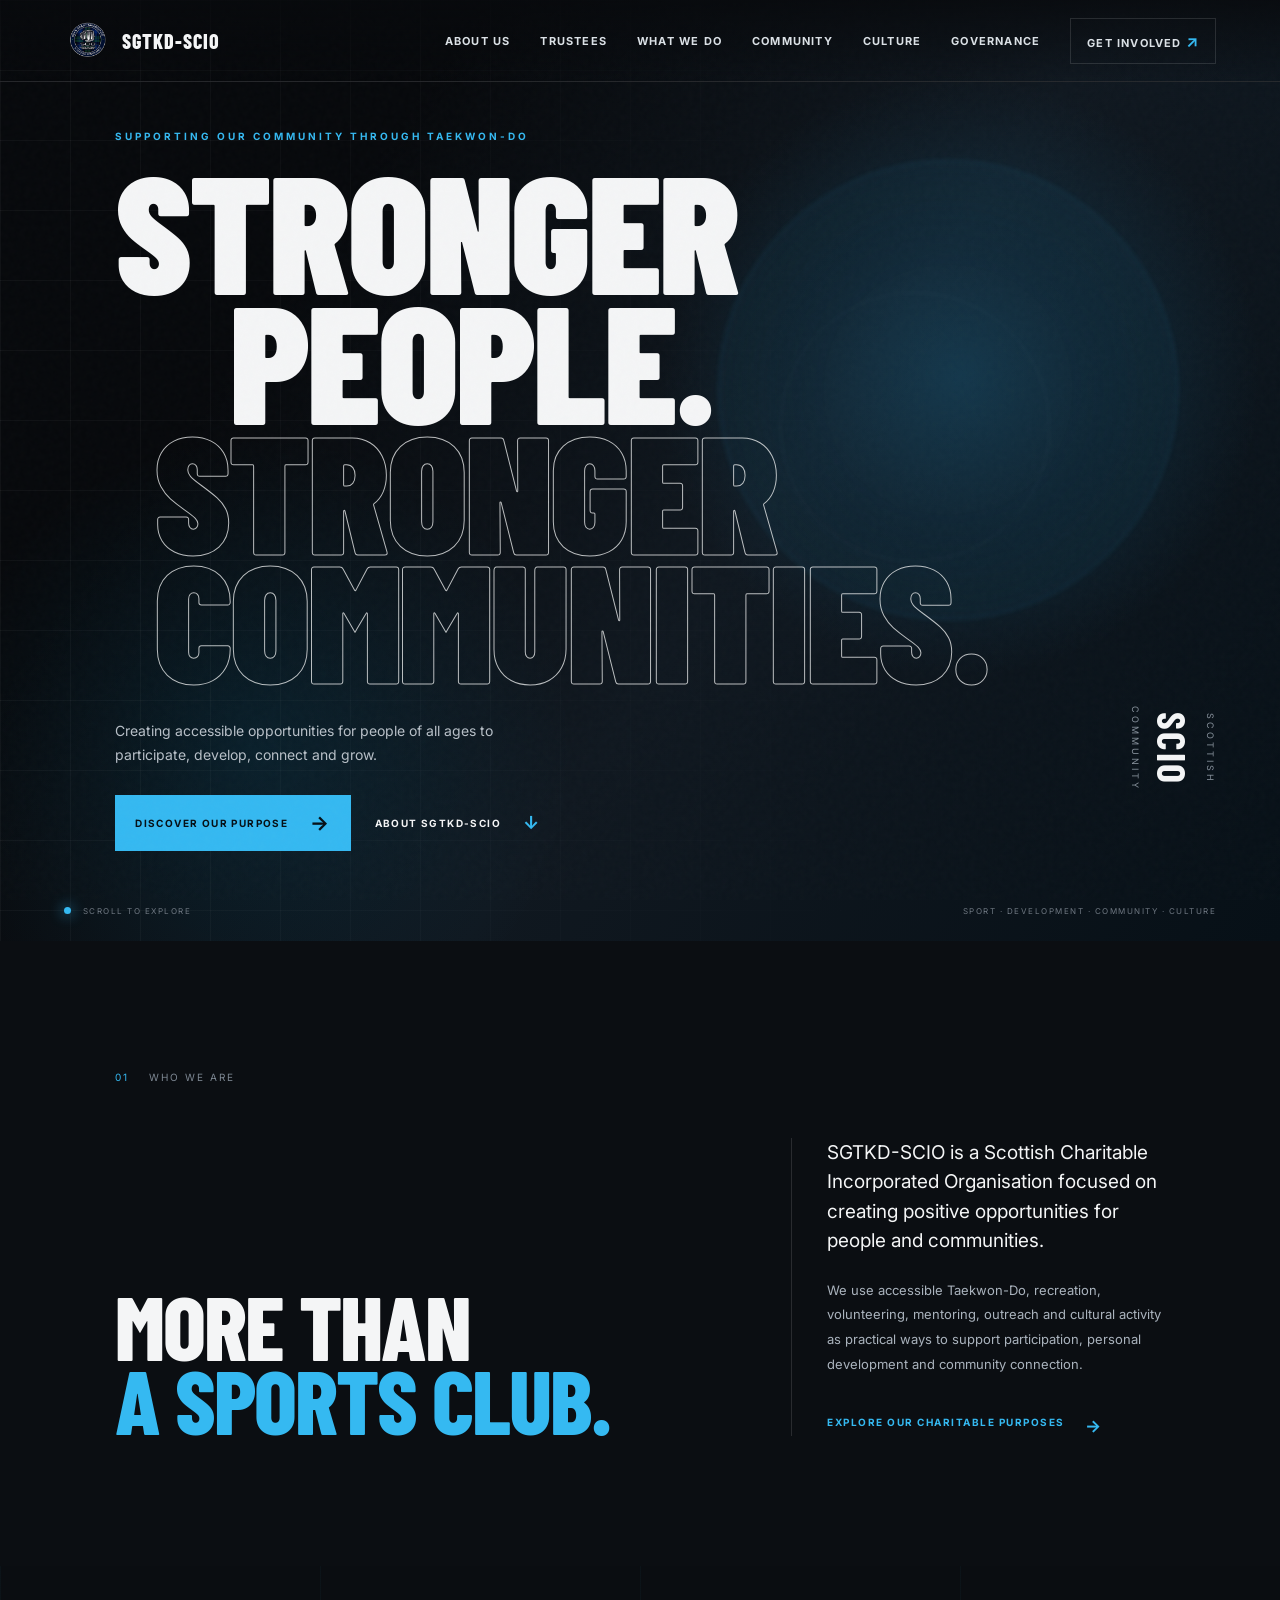
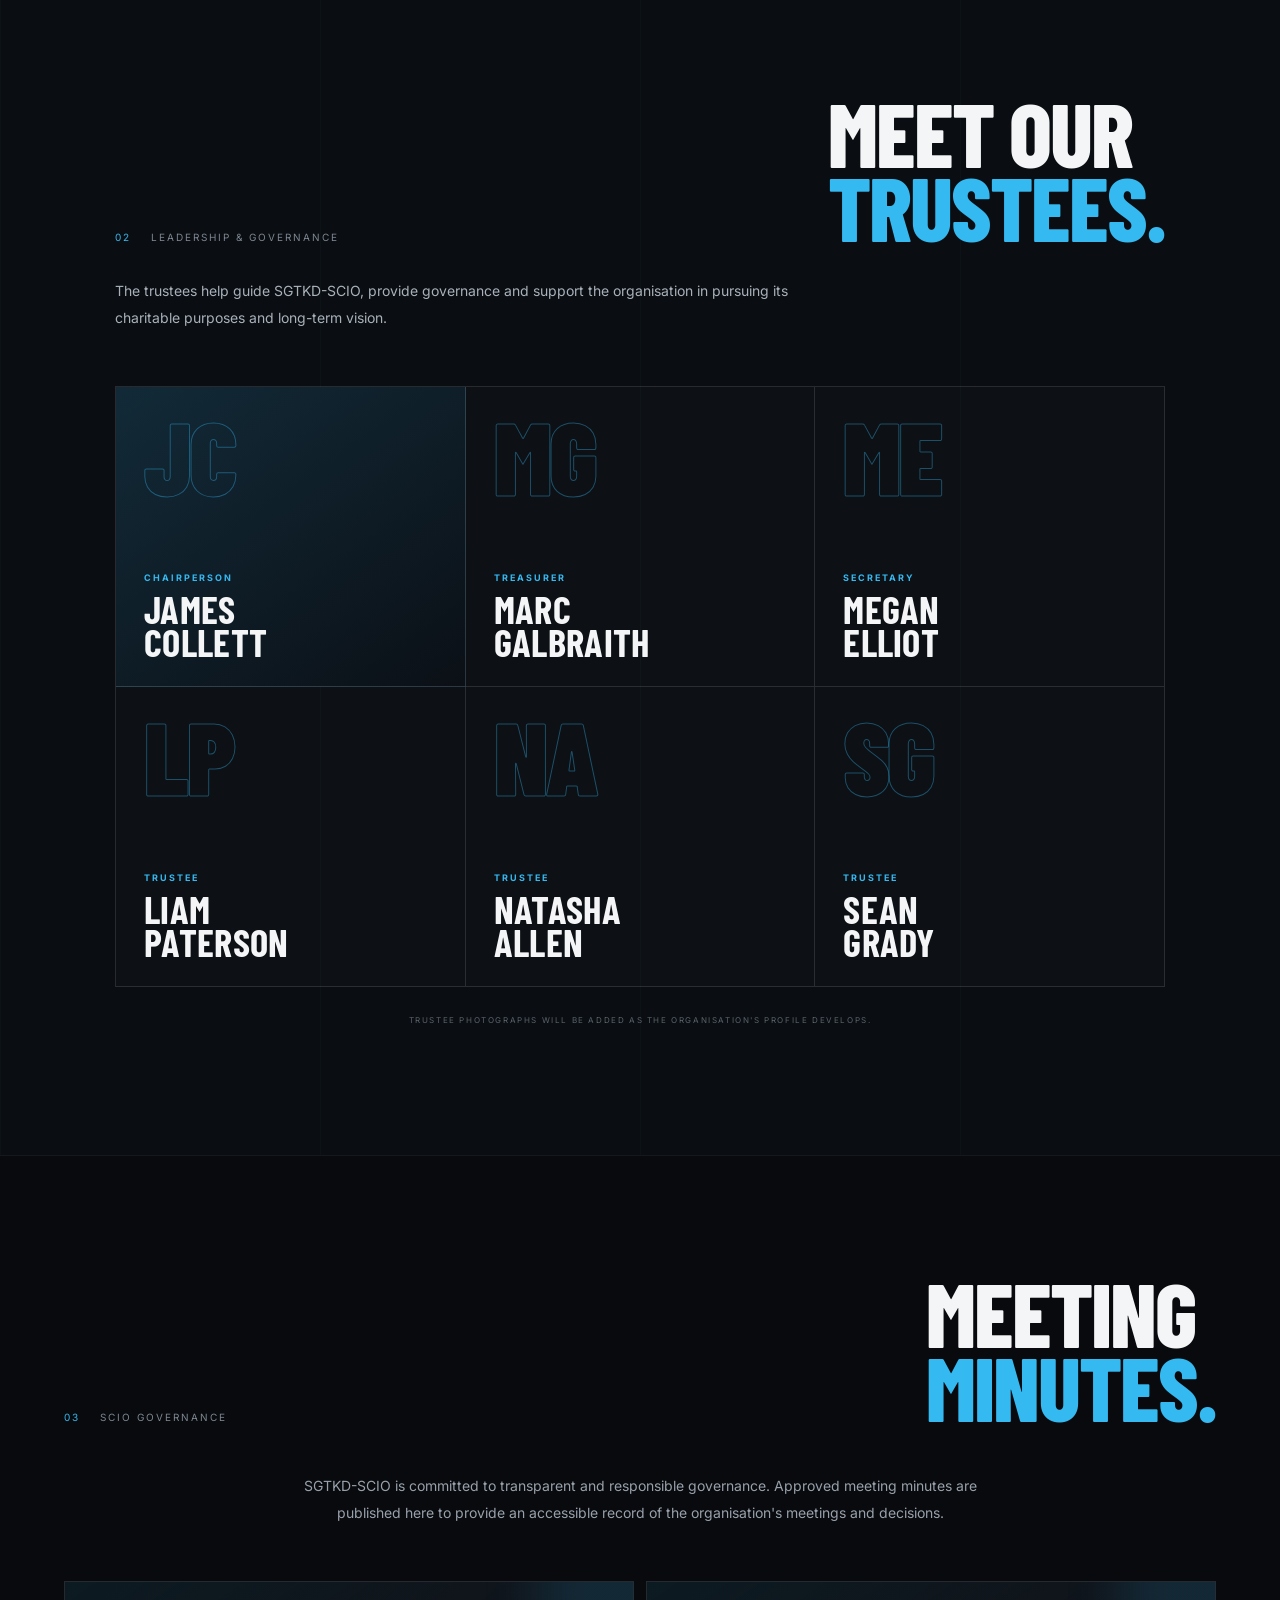
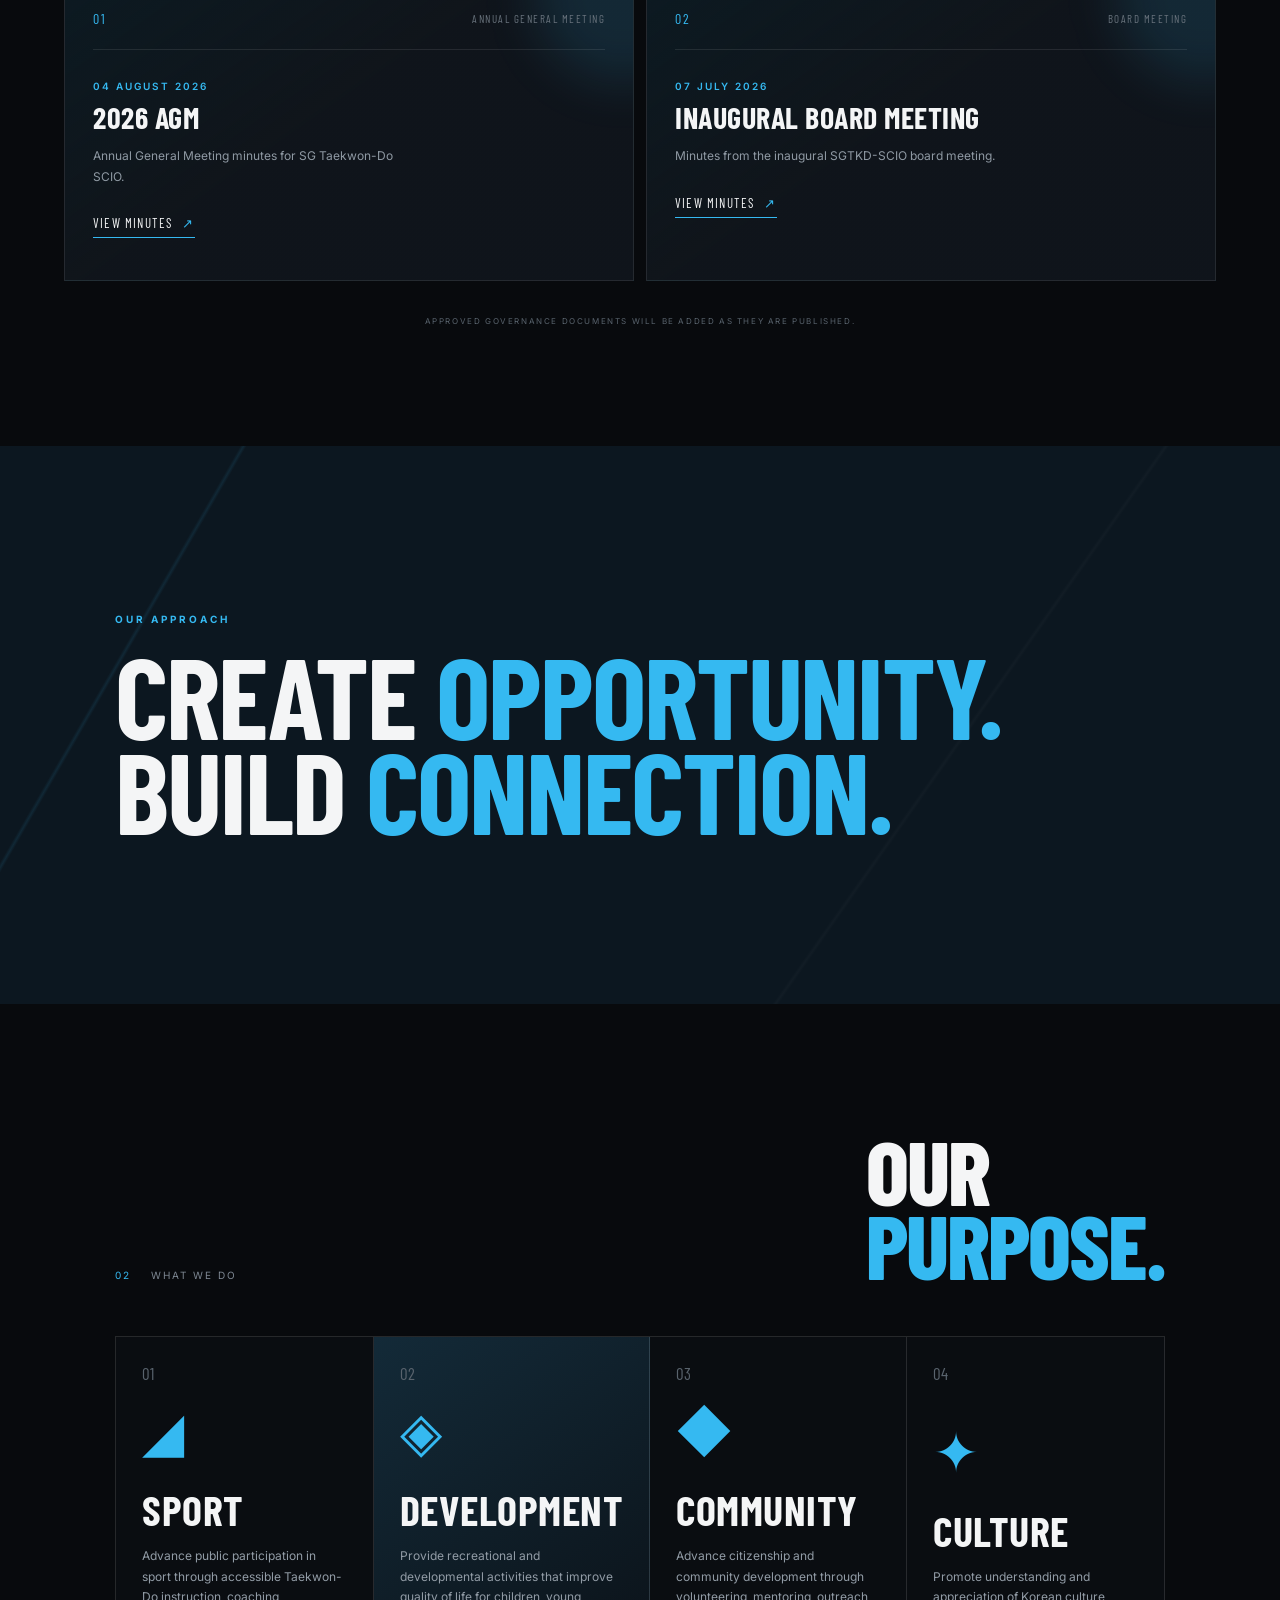
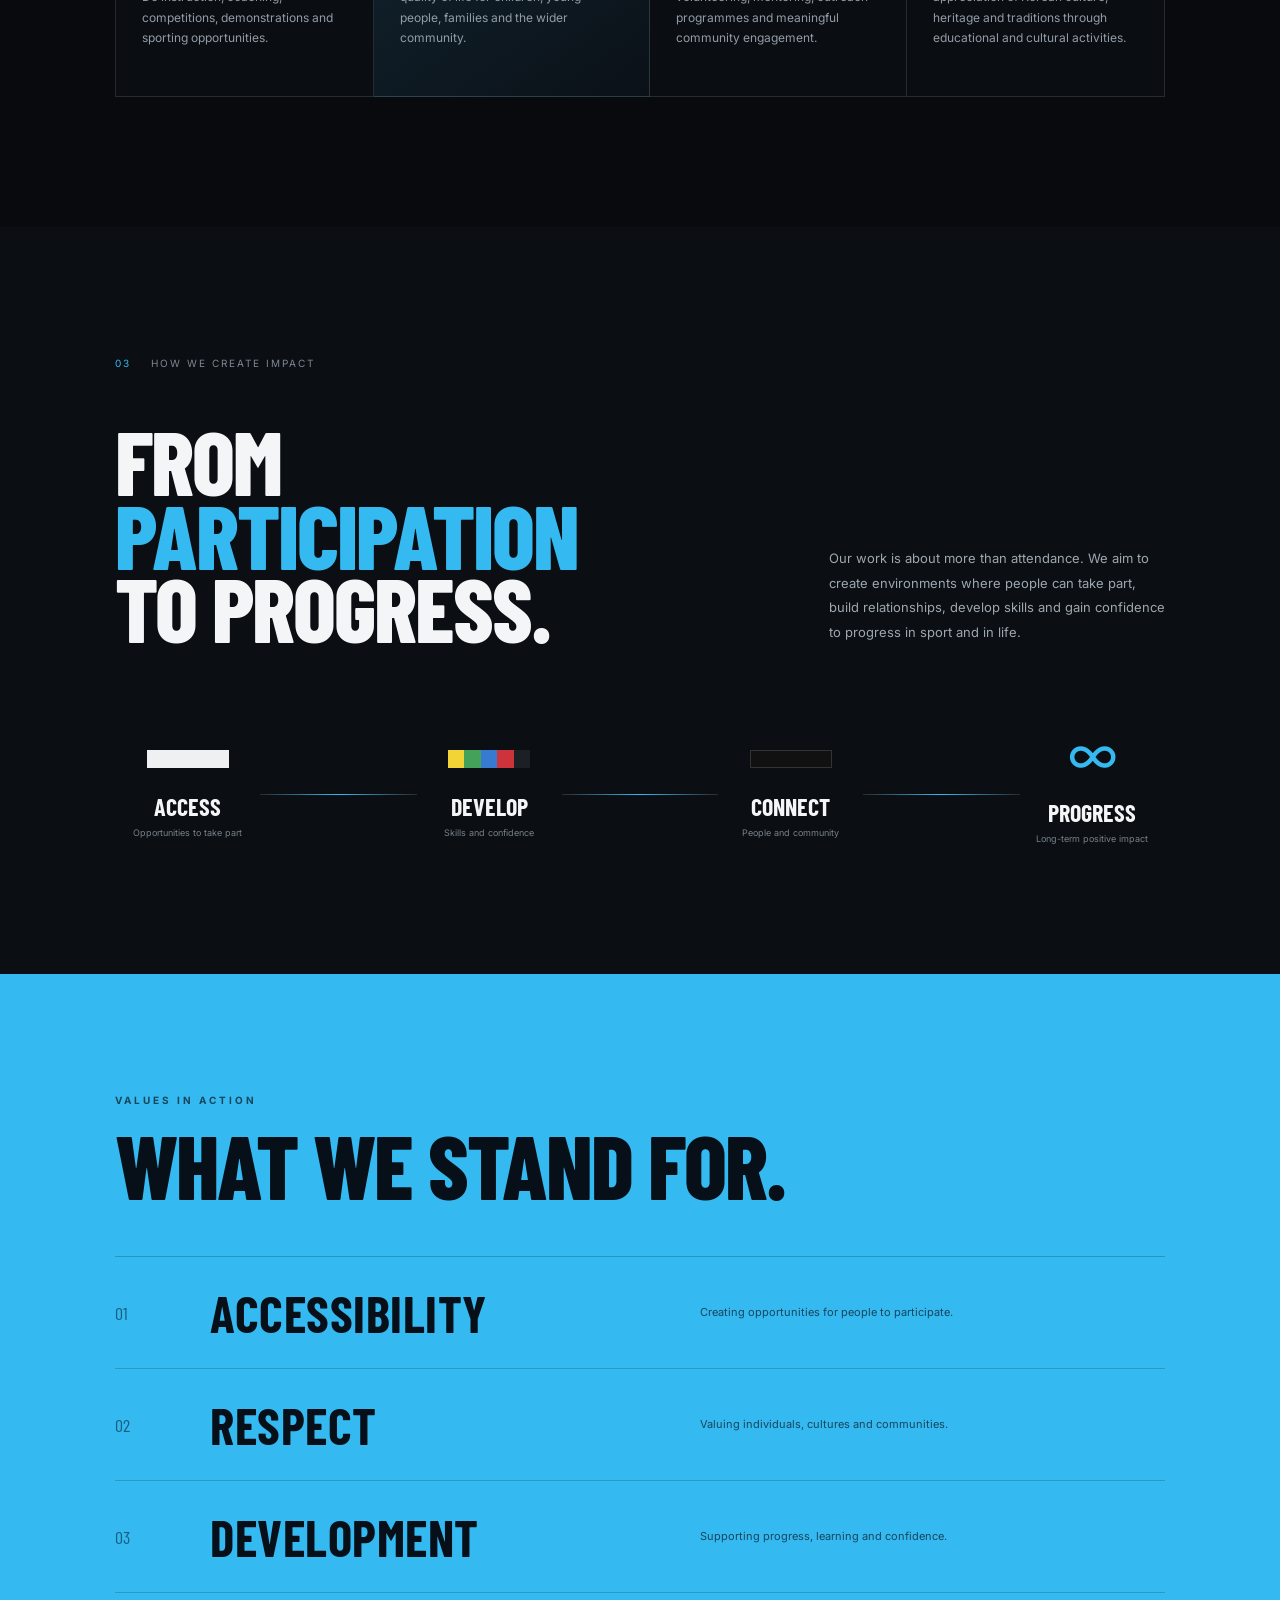
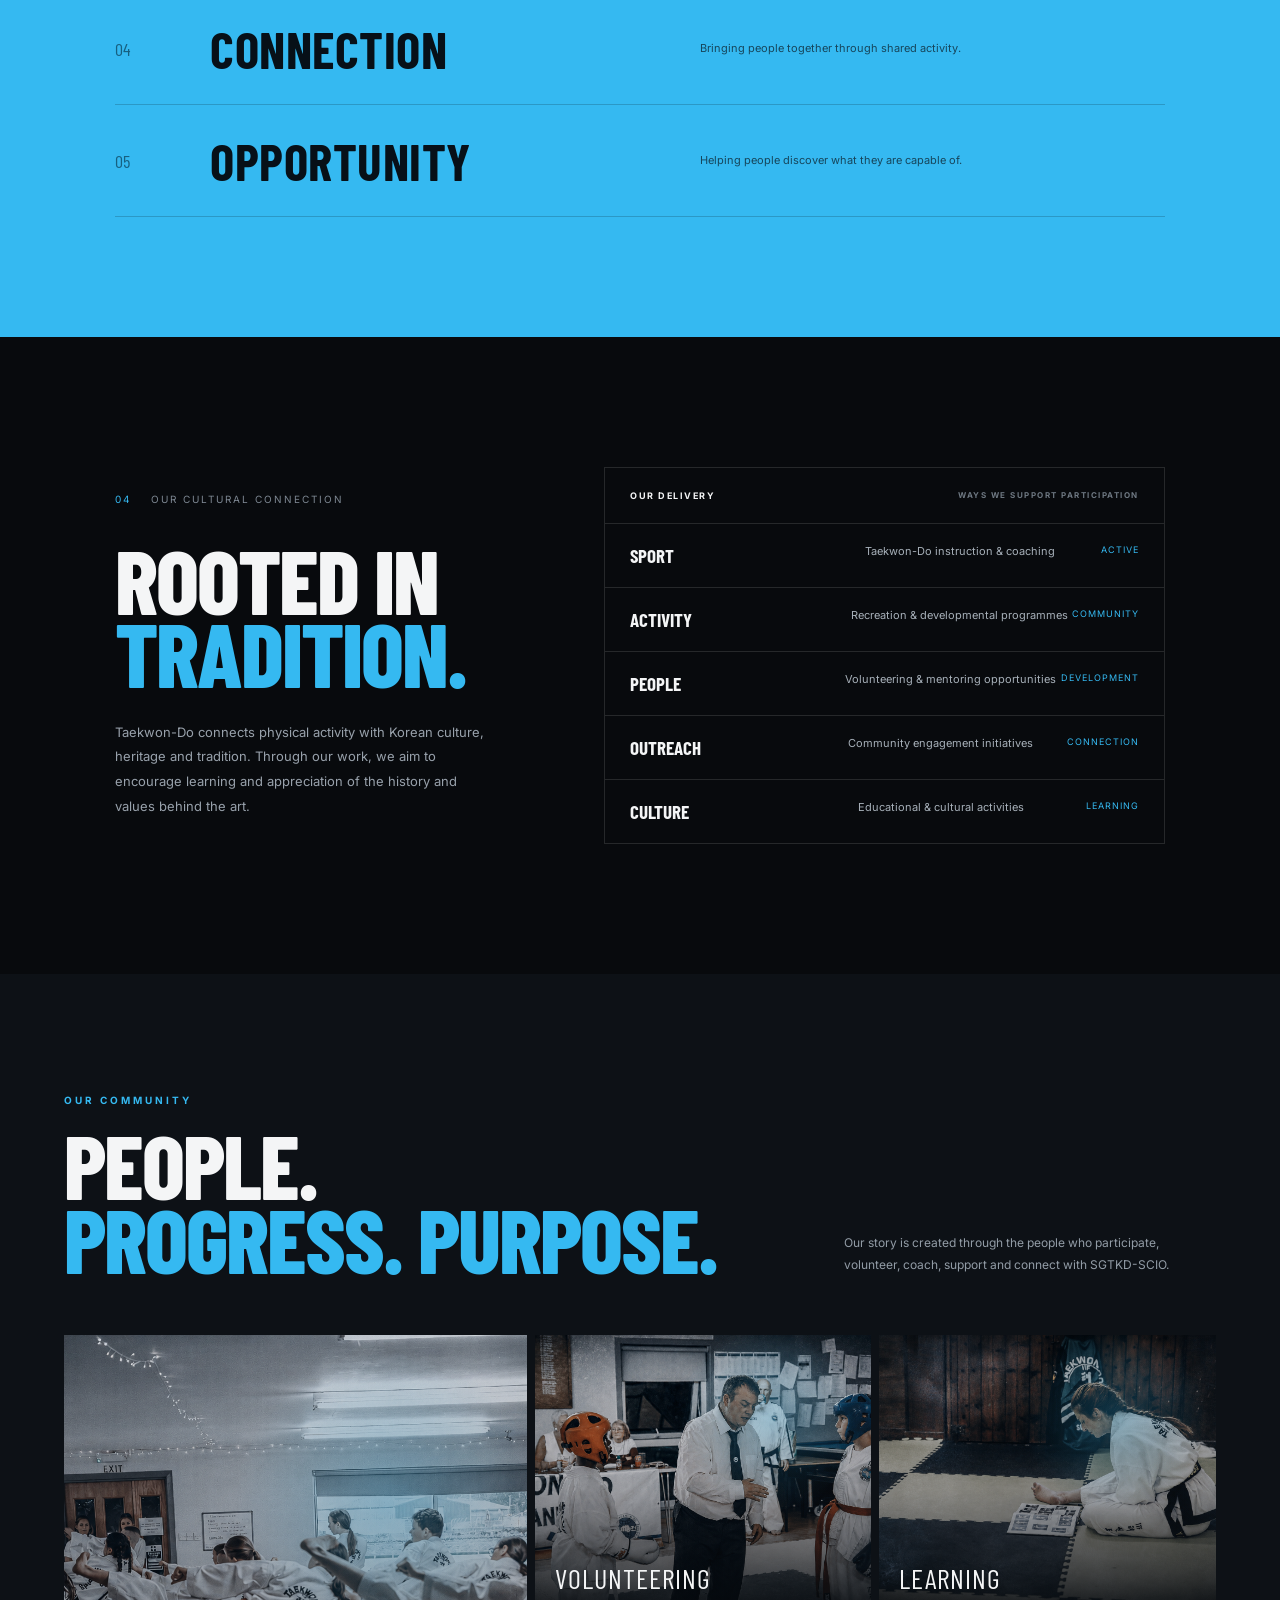
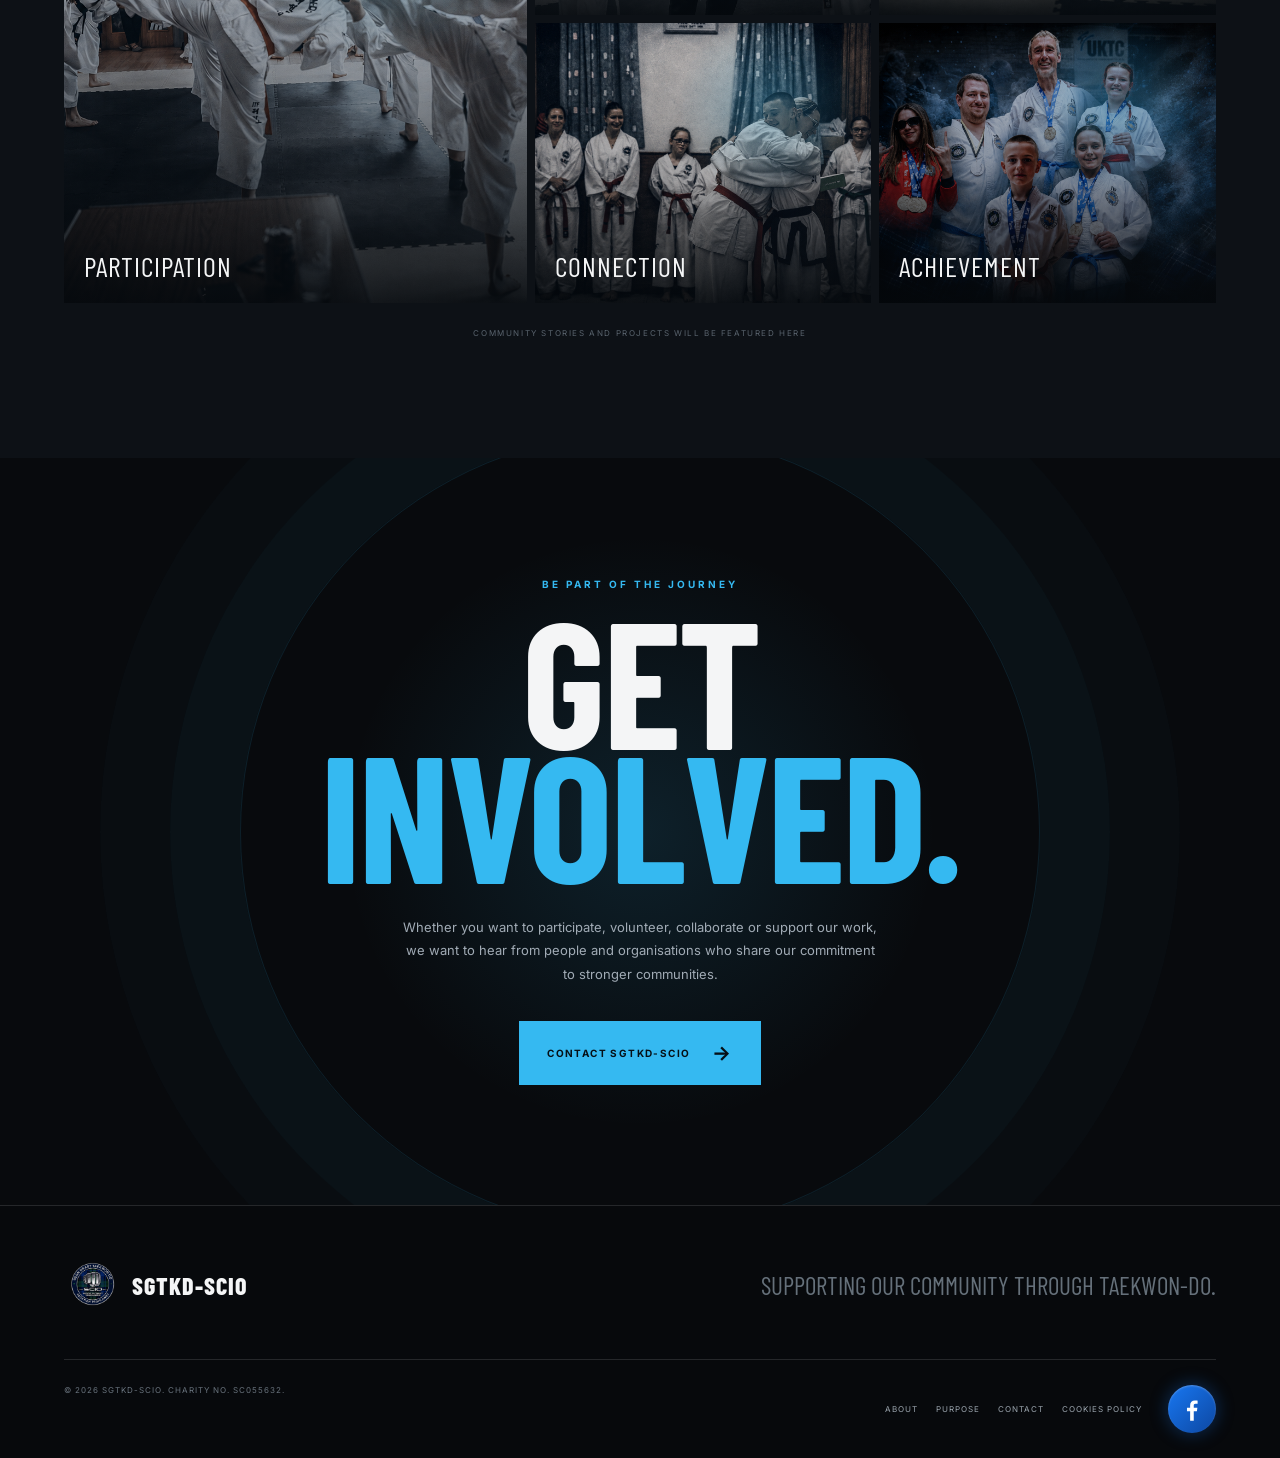
<file: index.html>
<!DOCTYPE html>
<html lang="en">
<head>
  <meta charset="UTF-8" />
  <meta name="viewport" content="width=device-width, initial-scale=1.0" />
  <meta name="description" content="SGTKD-SCIO is a Scottish charitable organisation supporting community development through accessible Taekwon-Do, recreation, volunteering, education and cultural activities." />
  <meta name="theme-color" content="#071018" />
  <title>SGTKD-SCIO | Supporting Our Community</title>
  <link rel="icon" type="image/png" href="favicon.png" />
  <link rel="apple-touch-icon" href="favicon.png" />
  <link rel="preconnect" href="https://fonts.googleapis.com">
  <link rel="preconnect" href="https://fonts.gstatic.com" crossorigin>
  <link href="https://fonts.googleapis.com/css2?family=Barlow+Condensed:wght@500;600;700;800;900&family=Inter:wght@400;500;600;700&display=swap" rel="stylesheet">
  <link rel="stylesheet" href="styles.css" />
</head>
<body>
  <div class="page-noise"></div>

  <header class="site-header" id="top">
    <a class="brand brand-logo" href="#top" aria-label="SGTKD-SCIO home">
      <img src="sgtkd-scio-logo.png" alt="SGTKD-SCIO logo" />
      <span class="brand-name">SGTKD-SCIO</span>
    </a>
    <button class="menu-toggle" aria-label="Open navigation" aria-expanded="false">
      <span></span><span></span>
    </button>
    <nav class="site-nav">
      <a href="#about">About Us</a>
      <a href="#trustees">Trustees</a>
      <a href="#purpose">What We Do</a>
      <a href="#community">Community</a>
      <a href="#culture">Culture</a>
       <a href="#governance">Governance</a>
      <a href="#involved" class="nav-cta">Get Involved <span>↗</span></a>
    </nav>
  </header>

  <main>
    <section class="hero">
      <div class="hero-grid"></div>
      <div class="hero-orb orb-one"></div>
      <div class="hero-orb orb-two"></div>
      <div class="hero-content">
        <p class="eyebrow reveal">SUPPORTING OUR COMMUNITY THROUGH TAEKWON-DO</p>
        <h1 class="reveal">
          <span>STRONGER</span>
          <span>PEOPLE.</span>
          <span class="outline">STRONGER<br>COMMUNITIES.</span>
        </h1>
        <p class="hero-copy reveal">Creating accessible opportunities for people of all ages to participate, develop, connect and grow.</p>
        <div class="hero-actions reveal">
          <a href="#purpose" class="button primary">DISCOVER OUR PURPOSE <span>→</span></a>
          <a href="#about" class="button text-button">ABOUT SGTKD-SCIO <span>↓</span></a>
        </div>
      </div>
      <div class="hero-side reveal">
        <span>SCOTTISH</span>
        <strong>SCIO</strong>
        <span>COMMUNITY</span>
      </div>
      <div class="hero-bottom">
        <div><span class="scroll-dot"></span> SCROLL TO EXPLORE</div>
        <p>SPORT · DEVELOPMENT · COMMUNITY · CULTURE</p>
      </div>
    </section>

    <section class="intro section" id="about">
      <div class="section-label reveal"><span>01</span> WHO WE ARE</div>
      <div class="intro-layout">
        <div>
          <h2 class="display reveal">MORE THAN<br><em>A SPORTS CLUB.</em></h2>
        </div>
        <div class="intro-copy reveal">
          <p class="lead">SGTKD-SCIO is a Scottish Charitable Incorporated Organisation focused on creating positive opportunities for people and communities.</p>
          <p>We use accessible Taekwon-Do, recreation, volunteering, mentoring, outreach and cultural activity as practical ways to support participation, personal development and community connection.</p>
          <a href="#purpose" class="arrow-link">EXPLORE OUR CHARITABLE PURPOSES <span>→</span></a>
        </div>
      </div>
    </section>


    <section class="trustees section" id="trustees">
      <div class="section-heading trustees-heading">
        <div class="section-label reveal"><span>02</span> LEADERSHIP & GOVERNANCE</div>
        <h2 class="display reveal">MEET OUR<br><em>TRUSTEES.</em></h2>
      </div>
      <p class="trustees-intro reveal">The trustees help guide SGTKD-SCIO, provide governance and support the organisation in pursuing its charitable purposes and long-term vision.</p>
      <div class="trustee-grid">
        <article class="trustee-card chair reveal">
          <div class="trustee-initials">JC</div>
          <div class="trustee-details">
            <span class="trustee-role">CHAIRPERSON</span>
            <h3>JAMES<br>COLLETT</h3>
          </div>
        </article>
        <article class="trustee-card reveal">
          <div class="trustee-initials">MG</div>
          <div class="trustee-details">
            <span class="trustee-role">TREASURER</span>
            <h3>MARC<br>GALBRAITH</h3>
          </div>
        </article>
        <article class="trustee-card reveal">
          <div class="trustee-initials">ME</div>
          <div class="trustee-details">
            <span class="trustee-role">SECRETARY</span>
            <h3>MEGAN<br>ELLIOT</h3>
          </div>
        </article>
        <article class="trustee-card reveal">
          <div class="trustee-initials">LP</div>
          <div class="trustee-details">
            <span class="trustee-role">TRUSTEE</span>
            <h3>LIAM<br>PATERSON</h3>
          </div>
        </article>
        <article class="trustee-card reveal">
          <div class="trustee-initials">NA</div>
          <div class="trustee-details">
            <span class="trustee-role">TRUSTEE</span>
            <h3>NATASHA<br>ALLEN</h3>
          </div>
        </article>
        <article class="trustee-card reveal">
          <div class="trustee-initials">SG</div>
          <div class="trustee-details">
            <span class="trustee-role">TRUSTEE</span>
            <h3>SEAN<br>GRADY</h3>
          </div>
        </article>
      </div>
      <p class="trustees-note reveal">TRUSTEE PHOTOGRAPHS WILL BE ADDED AS THE ORGANISATION'S PROFILE DEVELOPS.</p>
    </section>

    <!-- SCIO GOVERNANCE -->
<section class="governance section" id="governance">

  <div class="section-heading governance-heading">

    <div class="section-label reveal">
      <span>03</span> SCIO GOVERNANCE
    </div>

    <h2 class="display reveal">
      MEETING<br><em>MINUTES.</em>
    </h2>

  </div>

  <div class="governance-intro reveal">

    <p>
      SGTKD-SCIO is committed to transparent and responsible governance.
      Approved meeting minutes are published here to provide an accessible
      record of the organisation's meetings and decisions.
    </p>

  </div>


  <div class="minutes-grid">


    <!-- 2026 AGM -->

    <article class="minutes-card reveal">

      <div class="minutes-card-top">

        <span class="minutes-number">01</span>

        <span class="minutes-type">
          ANNUAL GENERAL MEETING
        </span>

      </div>

      <div class="minutes-card-content">

        <p class="minutes-date">
          04 AUGUST 2026
        </p>

        <h3>
          2026 AGM
        </h3>

        <p>
          Annual General Meeting minutes for SG Taekwon-Do SCIO.
        </p>

        <a
          href="minutes/SG_Taekwon_Do_SCIO_2026_AGM_Minutes_docx.pdf"
          target="_blank"
          rel="noopener noreferrer"
          class="minutes-link"
        >
          VIEW MINUTES <span>↗</span>
        </a>

      </div>

    </article>


    <!-- INAUGURAL BOARD MEETING -->

    <article class="minutes-card reveal">

      <div class="minutes-card-top">

        <span class="minutes-number">02</span>

        <span class="minutes-type">
          BOARD MEETING
        </span>

      </div>

      <div class="minutes-card-content">

        <p class="minutes-date">
          07 JULY 2026
        </p>

        <h3>
          INAUGURAL BOARD MEETING
        </h3>

        <p>
          Minutes from the inaugural SGTKD-SCIO board meeting.
        </p>

        <a
          href="minutes/SG_Taekwon_Do_SCIO_Inaugural_Board_Meeting_Minutes_07072026.pdf"
          target="_blank"
          rel="noopener noreferrer"
          class="minutes-link"
        >
          VIEW MINUTES <span>↗</span>
        </a>

      </div>

    </article>


  </div>


  <p class="governance-note reveal">
    APPROVED GOVERNANCE DOCUMENTS WILL BE ADDED AS THEY ARE PUBLISHED.
  </p>

</section>

    <section class="statement">
      <div class="statement-bg"></div>
      <p class="eyebrow reveal">OUR APPROACH</p>
      <h2 class="statement-text reveal">CREATE <span>OPPORTUNITY.</span><br>BUILD <span>CONNECTION.</span></h2>
    </section>

    <section class="classes section" id="purpose">
      <div class="section-heading">
        <div class="section-label reveal"><span>02</span> WHAT WE DO</div>
        <h2 class="display reveal">OUR <br><em>PURPOSE.</em></h2>
      </div>

      <div class="class-grid">
        <article class="class-card reveal">
          <div class="card-number">01</div>
          <div class="class-icon">◢</div>
          <h3>SPORT</h3>
          <p>Advance public participation in sport through accessible Taekwon-Do instruction, coaching, competitions, demonstrations and sporting opportunities.</p>
        </article>
        <article class="class-card featured reveal">
          <div class="card-number">02</div>
          <div class="class-icon">◈</div>
          <h3>DEVELOPMENT</h3>
          <p>Provide recreational and developmental activities that improve quality of life for children, young people, families and the wider community.</p>
        </article>
        <article class="class-card reveal">
          <div class="card-number">03</div>
          <div class="class-icon">◆</div>
          <h3>COMMUNITY</h3>
          <p>Advance citizenship and community development through volunteering, mentoring, outreach programmes and meaningful community engagement.</p>
        </article>
        <article class="class-card reveal">
          <div class="card-number">04</div>
          <div class="class-icon">✦</div>
          <h3>CULTURE</h3>
          <p>Promote understanding and appreciation of Korean culture, heritage and traditions through educational and cultural activities.</p>
        </article>
      </div>
    </section>

    <section class="journey section" id="community">
      <div class="section-label reveal"><span>03</span> HOW WE CREATE IMPACT</div>
      <div class="journey-head">
        <h2 class="display reveal">FROM<br><em>PARTICIPATION</em><br>TO PROGRESS.</h2>
        <p class="reveal">Our work is about more than attendance. We aim to create environments where people can take part, build relationships, develop skills and gain confidence to progress in sport and in life.</p>
      </div>
      <div class="belt-path reveal">
        <div class="belt-step"><span class="belt white"></span><strong>ACCESS</strong><small>Opportunities to take part</small></div>
        <div class="path-line"></div>
        <div class="belt-step"><span class="belt colours"></span><strong>DEVELOP</strong><small>Skills and confidence</small></div>
        <div class="path-line"></div>
        <div class="belt-step"><span class="belt black"></span><strong>CONNECT</strong><small>People and community</small></div>
        <div class="path-line"></div>
        <div class="belt-step final"><span class="belt infinite">∞</span><strong>PROGRESS</strong><small>Long-term positive impact</small></div>
      </div>
    </section>

    <section class="tenets">
      <div class="tenets-title">
        <p class="eyebrow reveal">VALUES IN ACTION</p>
        <h2 class="display reveal">WHAT WE <em>STAND FOR.</em></h2>
      </div>
      <div class="tenets-list">
        <div class="tenet reveal"><span>01</span><strong>ACCESSIBILITY</strong><i>Creating opportunities for people to participate.</i></div>
        <div class="tenet reveal"><span>02</span><strong>RESPECT</strong><i>Valuing individuals, cultures and communities.</i></div>
        <div class="tenet reveal"><span>03</span><strong>DEVELOPMENT</strong><i>Supporting progress, learning and confidence.</i></div>
        <div class="tenet reveal"><span>04</span><strong>CONNECTION</strong><i>Bringing people together through shared activity.</i></div>
        <div class="tenet reveal"><span>05</span><strong>OPPORTUNITY</strong><i>Helping people discover what they are capable of.</i></div>
      </div>
    </section>

    <section class="training section" id="culture">
      <div class="training-copy">
        <div class="section-label reveal"><span>04</span> OUR CULTURAL CONNECTION</div>
        <h2 class="display reveal">ROOTED IN<br><em>TRADITION.</em></h2>
        <p class="reveal">Taekwon-Do connects physical activity with Korean culture, heritage and tradition. Through our work, we aim to encourage learning and appreciation of the history and values behind the art.</p>
      </div>
      <div class="schedule reveal">
        <div class="schedule-head"><span>OUR DELIVERY</span><small>WAYS WE SUPPORT PARTICIPATION</small></div>
        <div class="schedule-row"><strong>SPORT</strong><span>Taekwon-Do instruction & coaching</span><em>ACTIVE</em></div>
        <div class="schedule-row"><strong>ACTIVITY</strong><span>Recreation & developmental programmes</span><em>COMMUNITY</em></div>
        <div class="schedule-row"><strong>PEOPLE</strong><span>Volunteering & mentoring opportunities</span><em>DEVELOPMENT</em></div>
        <div class="schedule-row"><strong>OUTREACH</strong><span>Community engagement initiatives</span><em>CONNECTION</em></div>
        <div class="schedule-row"><strong>CULTURE</strong><span>Educational & cultural activities</span><em>LEARNING</em></div>
      </div>
    </section>

    <section class="gallery">
      <div class="gallery-head">
        <div>
          <p class="eyebrow reveal">OUR COMMUNITY</p>
          <h2 class="display reveal">PEOPLE.<br><em>PROGRESS. PURPOSE.</em></h2>
        </div>
        <p class="reveal">Our story is created through the people who participate, volunteer, coach, support and connect with SGTKD-SCIO.</p>
      </div>
      <div class="gallery-grid reveal">
        <div class="gallery-item g1"><span>PARTICIPATION</span></div>
        <div class="gallery-item g2"><span>VOLUNTEERING</span></div>
        <div class="gallery-item g3"><span>LEARNING</span></div>
        <div class="gallery-item g4"><span>CONNECTION</span></div>
        <div class="gallery-item g5"><span>ACHIEVEMENT</span></div>
      </div>
      <p class="gallery-note">COMMUNITY STORIES AND PROJECTS WILL BE FEATURED HERE</p>
    </section>

    <section class="cta" id="involved">
      <div class="cta-lines"></div>
      <p class="eyebrow reveal">BE PART OF THE JOURNEY</p>
      <h2 class="reveal">GET<br><span>INVOLVED.</span></h2>
      <p class="cta-copy reveal">Whether you want to participate, volunteer, collaborate or support our work, we want to hear from people and organisations who share our commitment to stronger communities.</p>
      <a href="mailto:sgtkdscio@gmail.com" class="button primary large reveal">CONTACT SGTKD-SCIO <span>→</span></a>
    </section>
  </main>

  <footer>
    <div class="footer-top">
      <a class="brand footer-brand brand-logo" href="#top"><img src="sgtkd-scio-logo.png" alt="SGTKD-SCIO logo" /><span class="brand-name">SGTKD-SCIO</span></a>
      <p>SUPPORTING OUR COMMUNITY THROUGH TAEKWON-DO.</p>
    </div>
<div class="footer-bottom">
  <span>© 2026 SGTKD-SCIO. CHARITY NO. SC055632.</span>

  <div class="footer-links">
    <a href="#about">ABOUT</a>
    <a href="#purpose">PURPOSE</a>
    <a href="#involved">CONTACT</a>
     <a href="cookies.html">COOKIES POLICY</a>
    
    <a href="https://www.facebook.com/sgtkdscio"
       target="_blank"
       rel="noopener noreferrer"
       class="facebook-link"
       aria-label="Visit SGTKD-SCIO on Facebook">

      <svg viewBox="0 0 24 24" aria-hidden="true">
        <path d="M13.5 22v-8h2.7l.4-3h-3.1V9.1c0-.9.3-1.5 1.6-1.5h1.7V4.9c-.3 0-1.3-.1-2.4-.1-2.4 0-4 1.5-4 4.1V11H7.7v3h2.7v8h3.1z"/>
      </svg>

    </a>
  </div>
</div>
  </footer>

  <script src="script.js"></script>
</body>
</html>
</file>
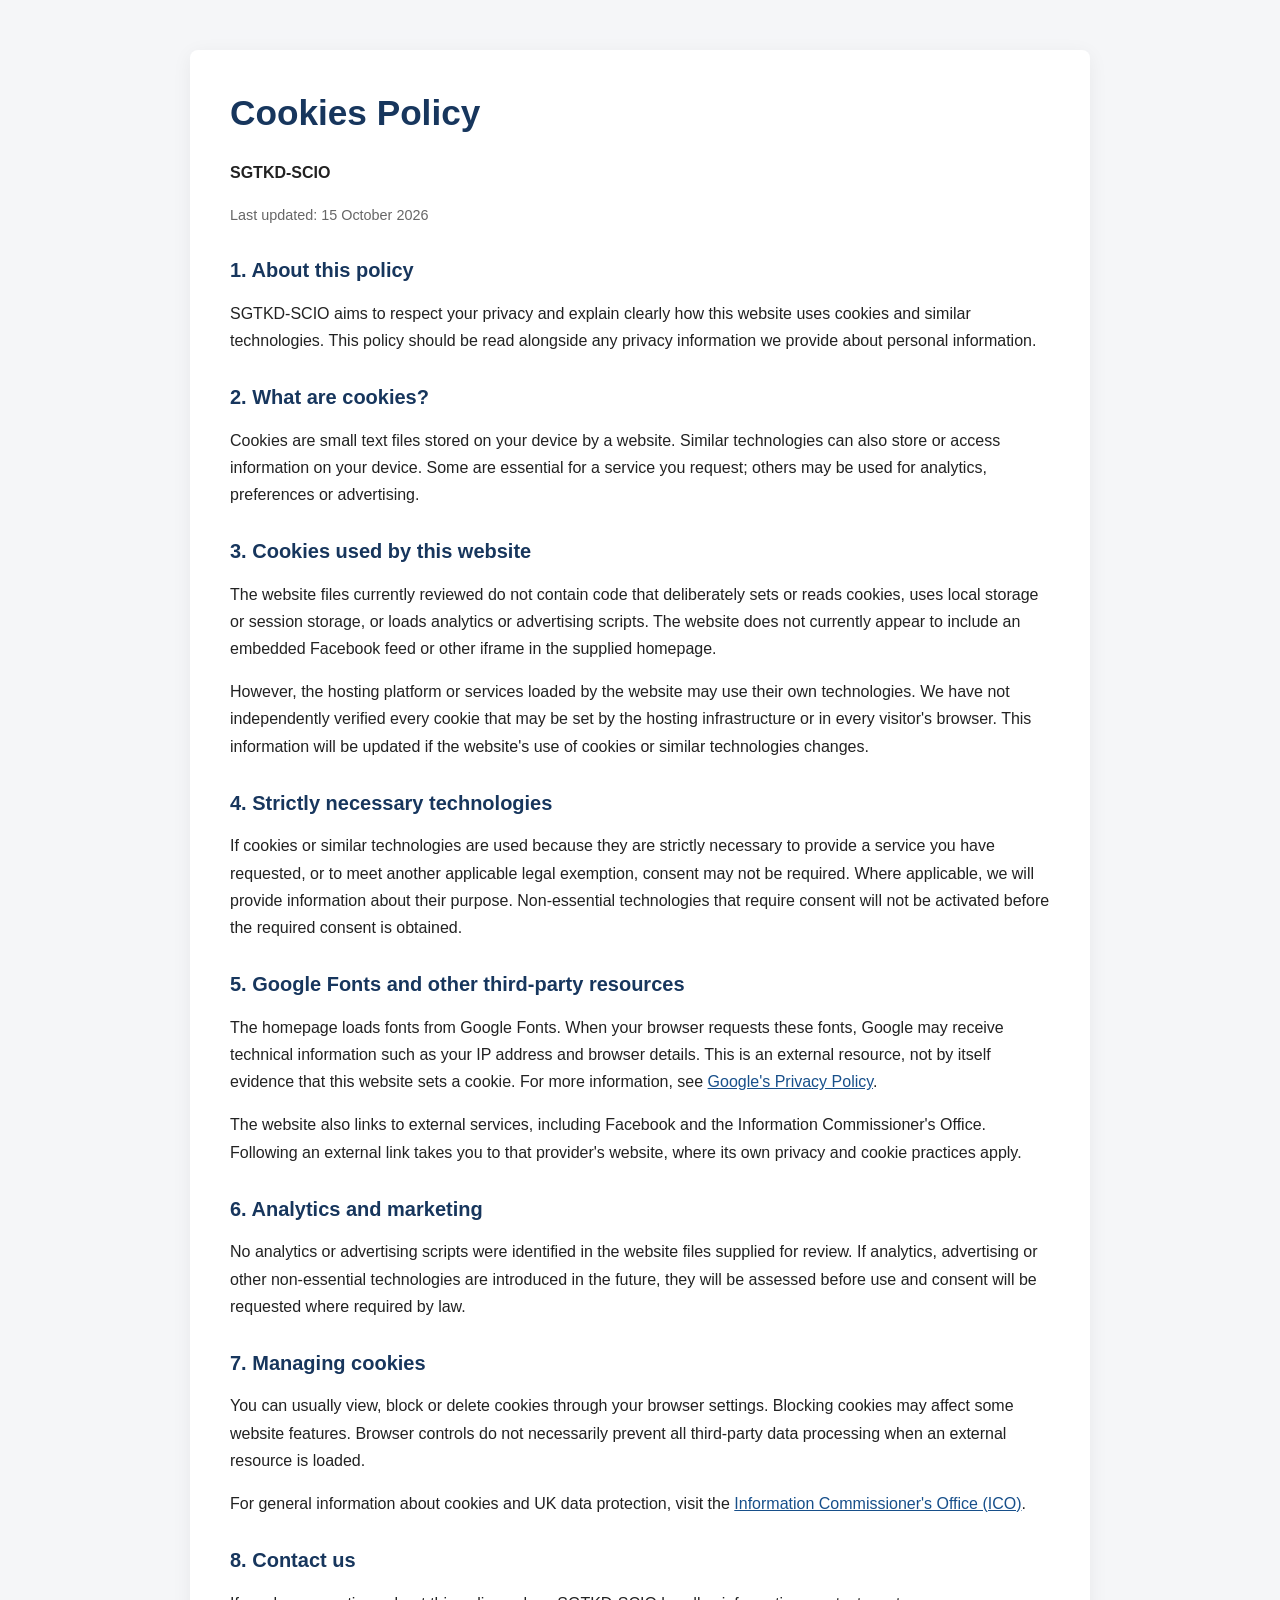
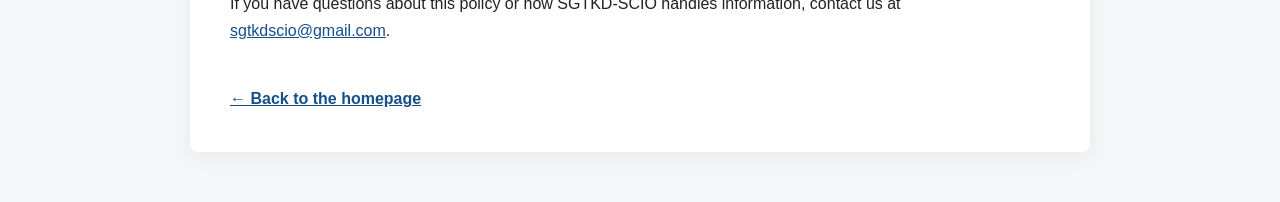
<file: cookies.html>
<!DOCTYPE html>
<html lang="en">
<head>
  <meta charset="UTF-8">
  <meta name="viewport" content="width=device-width, initial-scale=1.0">
  <meta name="description" content="Cookies and third-party resources information for SGTKD-SCIO.">
  <meta name="theme-color" content="#071018">
  <title>Cookies Policy | SGTKD-SCIO</title>
  <style>
    * { box-sizing: border-box; }
    body {
      margin: 0;
      font-family: Arial, Helvetica, sans-serif;
      line-height: 1.7;
      color: #222;
      background: #f5f6f8;
    }
    main {
      width: min(900px, 92%);
      margin: 50px auto;
      padding: 40px;
      background: #fff;
      border-radius: 8px;
      box-shadow: 0 4px 20px rgba(0, 0, 0, 0.06);
    }
    h1, h2 { color: #17365d; line-height: 1.3; }
    h1 { margin-top: 0; font-size: 2.2rem; }
    h2 { margin-top: 30px; font-size: 1.25rem; }
    a { color: #174f8a; overflow-wrap: anywhere; }
    .updated { color: #666; font-size: .9rem; }
    .back-link { display: inline-block; margin-top: 25px; font-weight: bold; }
    @media (max-width: 600px) {
      main { margin: 20px auto; padding: 24px 20px; }
      h1 { font-size: 1.8rem; }
    }
  </style>
</head>
<body>
  <main>
    <h1>Cookies Policy</h1>
    <p><strong>SGTKD-SCIO</strong></p>
    <p class="updated">Last updated: 15 October 2026</p>

    <h2>1. About this policy</h2>
    <p>
      SGTKD-SCIO aims to respect your privacy and explain clearly how this website
      uses cookies and similar technologies. This policy should be read alongside
      any privacy information we provide about personal information.
    </p>

    <h2>2. What are cookies?</h2>
    <p>
      Cookies are small text files stored on your device by a website. Similar
      technologies can also store or access information on your device. Some are
      essential for a service you request; others may be used for analytics,
      preferences or advertising.
    </p>

    <h2>3. Cookies used by this website</h2>
    <p>
      The website files currently reviewed do not contain code that deliberately
      sets or reads cookies, uses local storage or session storage, or loads
      analytics or advertising scripts. The website does not currently appear to
      include an embedded Facebook feed or other iframe in the supplied homepage.
    </p>
    <p>
      However, the hosting platform or services loaded by the website may use
      their own technologies. We have not independently verified every cookie
      that may be set by the hosting infrastructure or in every visitor's browser.
      This information will be updated if the website's use of cookies or similar
      technologies changes.
    </p>

    <h2>4. Strictly necessary technologies</h2>
    <p>
      If cookies or similar technologies are used because they are strictly
      necessary to provide a service you have requested, or to meet another
      applicable legal exemption, consent may not be required. Where applicable,
      we will provide information about their purpose. Non-essential technologies
      that require consent will not be activated before the required consent is
      obtained.
    </p>

    <h2>5. Google Fonts and other third-party resources</h2>
    <p>
      The homepage loads fonts from Google Fonts. When your browser requests
      these fonts, Google may receive technical information such as your IP
      address and browser details. This is an external resource, not by itself
      evidence that this website sets a cookie. For more information, see
      <a href="https://policies.google.com/privacy" target="_blank" rel="noopener noreferrer">Google's Privacy Policy</a>.
    </p>
    <p>
      The website also links to external services, including Facebook and the
      Information Commissioner's Office. Following an external link takes you to
      that provider's website, where its own privacy and cookie practices apply.
    </p>

    <h2>6. Analytics and marketing</h2>
    <p>
      No analytics or advertising scripts were identified in the website files
      supplied for review. If analytics, advertising or other non-essential
      technologies are introduced in the future, they will be assessed before
      use and consent will be requested where required by law.
    </p>

    <h2>7. Managing cookies</h2>
    <p>
      You can usually view, block or delete cookies through your browser settings.
      Blocking cookies may affect some website features. Browser controls do not
      necessarily prevent all third-party data processing when an external
      resource is loaded.
    </p>
    <p>
      For general information about cookies and UK data protection, visit the
      <a href="https://ico.org.uk/" target="_blank" rel="noopener noreferrer">Information Commissioner's Office (ICO)</a>.
    </p>

    <h2>8. Contact us</h2>
    <p>
      If you have questions about this policy or how SGTKD-SCIO handles
      information, contact us at
      <a href="mailto:sgtkdscio@gmail.com">sgtkdscio@gmail.com</a>.
    </p>

    <a class="back-link" href="index.html">&larr; Back to the homepage</a>
  </main>
</body>
</html>
</file>
<file: styles.css>
*{box-sizing:border-box;margin:0;padding:0}
:root{--bg:#080a0d;--surface:#10151b;--surface2:#151c24;--white:#f4f5f6;--muted:#98a1ab;--blue:#35b9f1;--line:rgba(255,255,255,.12);--font-display:"Barlow Condensed",sans-serif;--font-body:"Inter",sans-serif}
html{scroll-behavior:smooth}body{background:var(--bg);color:var(--white);font-family:var(--font-body);overflow-x:hidden}.page-noise{position:fixed;inset:0;pointer-events:none;opacity:.035;z-index:10;background-image:url("data:image/svg+xml,%3Csvg viewBox='0 0 180 180' xmlns='http://www.w3.org/2000/svg'%3E%3Cfilter id='n'%3E%3CfeTurbulence type='fractalNoise' baseFrequency='.9' numOctaves='4' stitchTiles='stitch'/%3E%3C/filter%3E%3Crect width='100%25' height='100%25' filter='url(%23n)' opacity='.6'/%3E%3C/svg%3E")}
.site-header{height:82px;display:flex;align-items:center;justify-content:space-between;padding:0 5vw;border-bottom:1px solid var(--line);position:absolute;top:0;width:100%;z-index:20;background:linear-gradient(to bottom,rgba(8,10,13,.8),transparent)}
.brand{display:flex;align-items:center;gap:10px;color:var(--white);text-decoration:none;font-weight:700}.brand-mark{width:35px;height:35px;background:var(--blue);color:#061017;display:grid;place-items:center;font-family:var(--font-display);font-size:22px;font-weight:900;letter-spacing:-1px;clip-path:polygon(0 0,100% 0,100% 75%,75% 100%,0 100%)}.brand-text{font-family:var(--font-display);font-size:25px;font-weight:800;letter-spacing:1px}.brand-text span{color:var(--blue)}
.site-nav{display:flex;align-items:center;gap:30px}.site-nav a{font-size:11px;text-decoration:none;color:#dbe1e6;text-transform:uppercase;letter-spacing:1.2px;font-weight:700}.site-nav a:hover{color:var(--blue)}.site-nav .nav-cta{border:1px solid var(--line);padding:12px 16px}.nav-cta span{color:var(--blue);font-size:16px}.menu-toggle{display:none}
.hero{min-height:100svh;position:relative;display:flex;align-items:center;padding:130px 9vw 90px;overflow:hidden;background:radial-gradient(circle at 75% 40%,rgba(35,139,191,.28),transparent 27%),radial-gradient(circle at 20% 80%,rgba(0,174,239,.1),transparent 25%),linear-gradient(125deg,#07090c 25%,#101820 58%,#071017)}.hero-grid{position:absolute;inset:0;background-image:linear-gradient(rgba(255,255,255,.04) 1px,transparent 1px),linear-gradient(90deg,rgba(255,255,255,.04) 1px,transparent 1px);background-size:70px 70px;mask-image:linear-gradient(to right,black,transparent 75%)}.hero-orb{position:absolute;border-radius:50%;filter:blur(2px)}.orb-one{width:460px;height:460px;right:8%;top:17%;border:1px solid rgba(53,185,241,.18);box-shadow:0 0 120px rgba(53,185,241,.08) inset}.orb-two{width:270px;height:270px;right:18%;top:31%;border:1px solid rgba(255,255,255,.08)}
.hero-content{position:relative;z-index:2;max-width:850px}.eyebrow{font-size:10px;font-weight:700;letter-spacing:3px;color:var(--blue);margin-bottom:22px}.hero h1{font-family:var(--font-display);font-size:clamp(80px,13vw,190px);line-height:.78;letter-spacing:-3px;font-weight:900}.hero h1 span{display:block}.hero h1 span:nth-child(2){margin-left:9vw}.hero h1 .outline{color:transparent;-webkit-text-stroke:1px rgba(244,245,246,.75);margin-left:3vw}.hero-copy{max-width:420px;margin:36px 0 28px;color:#b8c0c8;line-height:1.7;font-size:14px}.hero-actions{display:flex;gap:24px;align-items:center}.button{display:inline-flex;align-items:center;gap:22px;text-decoration:none;font-size:10px;font-weight:700;letter-spacing:1.4px;padding:16px 20px}.button.primary{background:var(--blue);color:#061017}.button.primary span{font-size:20px}.text-button{color:var(--white);padding-left:0}.text-button span{color:var(--blue);font-size:18px}.hero-side{position:absolute;right:5vw;bottom:150px;display:flex;flex-direction:column;align-items:center;gap:8px;writing-mode:vertical-rl;font-size:9px;letter-spacing:3px;color:#87919c}.hero-side strong{font-family:var(--font-display);font-size:40px;color:var(--white);letter-spacing:2px}.hero-bottom{position:absolute;bottom:25px;left:5vw;right:5vw;display:flex;justify-content:space-between;align-items:center;font-size:8px;letter-spacing:1.5px;color:#6f7882}.scroll-dot{width:7px;height:7px;border-radius:50%;background:var(--blue);display:inline-block;margin-right:8px;box-shadow:0 0 14px var(--blue)}
.section{padding:130px 9vw}.section-label{font-size:10px;color:#7d8792;letter-spacing:2px;margin-bottom:55px}.section-label span{color:var(--blue);margin-right:15px}.display{font-family:var(--font-display);font-weight:800;font-size:clamp(58px,7vw,110px);line-height:.82;letter-spacing:-2px}.display em{font-style:normal;color:var(--blue)}.intro{background:#0b0e12}.intro-layout{display:grid;grid-template-columns:1.2fr .8fr;gap:9vw;align-items:end}.intro-copy{border-left:1px solid var(--line);padding-left:35px}.intro-copy p{font-size:13px;color:#aab3bd;line-height:1.9;margin-bottom:22px}.intro-copy .lead{font-size:19px;color:var(--white);line-height:1.55}.arrow-link{display:inline-flex;gap:20px;margin-top:18px;color:var(--blue);font-size:10px;font-weight:700;letter-spacing:1.5px;text-decoration:none}.arrow-link span{font-size:17px}
.statement{min-height:62vh;position:relative;padding:100px 9vw;display:flex;flex-direction:column;justify-content:center;overflow:hidden;background:#0c1720}.statement-bg{position:absolute;inset:0;background:linear-gradient(120deg,transparent 15%,rgba(53,185,241,.1) 15.2%,transparent 15.4%),linear-gradient(-55deg,transparent 30%,rgba(255,255,255,.025) 30.2%,transparent 30.4%)}.statement-text{position:relative;font-family:var(--font-display);font-size:clamp(60px,9vw,145px);line-height:.83;letter-spacing:-2px}.statement-text span{color:var(--blue)}
.section-heading{display:flex;justify-content:space-between;align-items:flex-end;margin-bottom:55px}.section-heading .section-label{margin-bottom:0}.class-grid{display:grid;grid-template-columns:repeat(4,1fr);border-top:1px solid var(--line);border-left:1px solid var(--line)}.class-card{min-height:360px;padding:26px;border-right:1px solid var(--line);border-bottom:1px solid var(--line);position:relative;display:flex;flex-direction:column;background:#0a0d11;transition:.35s}.class-card:hover{background:#111a22;transform:translateY(-5px)}.class-card.featured{background:linear-gradient(145deg,#132a38,#0b1117)}.card-number{font-family:var(--font-display);color:#59636d;font-size:17px}.class-icon{font-size:55px;color:var(--blue);margin:auto 0 20px}.class-card h3{font-family:var(--font-display);font-size:42px;letter-spacing:.5px}.class-card p{color:#929ca6;font-size:12px;line-height:1.7;margin:12px 0 22px}.class-card a{font-size:9px;letter-spacing:1.4px;color:var(--white);text-decoration:none;font-weight:700}.class-card a span{color:var(--blue);font-size:15px;margin-left:8px}
.journey{background:#0b0e12}.journey-head{display:grid;grid-template-columns:1fr .55fr;gap:8vw;align-items:end}.journey-head p{font-size:13px;color:#9da7b0;line-height:1.9}.belt-path{margin-top:100px;display:flex;align-items:center}.belt-step{flex:0 0 145px;text-align:center}.belt-step strong{display:block;font-family:var(--font-display);font-size:24px;margin-top:20px}.belt-step small{display:block;color:#77818b;font-size:9px;margin-top:6px}.belt{width:82px;height:18px;display:inline-block}.belt.white{background:#eef0f2}.belt.colours{background:linear-gradient(90deg,#f3d437 0 20%,#43a15a 20% 40%,#367ad2 40% 60%,#cc333b 60% 80%,#1c1f24 80%)}.belt.black{background:#111;border:1px solid #333}.belt.infinite{height:auto;font-size:55px;line-height:18px;color:var(--blue)}.path-line{height:1px;flex:1;background:linear-gradient(to right,var(--line),var(--blue),var(--line))}
.tenets{padding:120px 9vw;background:var(--blue);color:#071018}.tenets-title{margin-bottom:55px}.tenets .eyebrow{color:#17465c}.tenets .display em{color:#071018}.tenets-list{border-top:1px solid rgba(0,0,0,.2)}.tenet{display:grid;grid-template-columns:70px 1fr 1fr;gap:25px;align-items:center;padding:25px 0;border-bottom:1px solid rgba(0,0,0,.18)}.tenet span{font-family:var(--font-display);font-size:18px;color:#176080}.tenet strong{font-family:var(--font-display);font-size:clamp(27px,4vw,55px);letter-spacing:.5px}.tenet i{font-size:11px;font-style:normal;color:#17465c;line-height:1.6}
.training{display:grid;grid-template-columns:.8fr 1.2fr;gap:9vw;align-items:center}.training-copy .section-label{margin-bottom:38px}.training-copy p{margin-top:30px;color:#98a1ab;font-size:13px;line-height:1.9;max-width:400px}.schedule{border:1px solid var(--line)}.schedule-head{padding:22px 25px;border-bottom:1px solid var(--line);display:flex;justify-content:space-between;font-size:9px;font-weight:700;letter-spacing:1.5px}.schedule-head small{color:#6e7882;font-size:8px}.schedule-row{display:grid;grid-template-columns:1fr 1fr auto;padding:20px 25px;border-bottom:1px solid var(--line);font-size:11px}.schedule-row:last-child{border-bottom:0}.schedule-row strong{font-family:var(--font-display);font-size:19px}.schedule-row span{color:#a7b0b9}.schedule-row em{font-style:normal;color:var(--blue);font-size:9px;letter-spacing:1px}
.gallery{padding:120px 5vw;background:#0d1116}.gallery-head{max-width:1200px;margin:0 auto 60px;display:grid;grid-template-columns:1fr .55fr;gap:8vw;align-items:end}.gallery-head>p{color:#929ca6;font-size:12px;line-height:1.8}.gallery-grid{display:grid;grid-template-columns:1.1fr .8fr .8fr;grid-template-rows:280px 280px;gap:8px}.gallery-item{position:relative;overflow:hidden;background:linear-gradient(145deg,#142431,#0b1016);display:flex;align-items:flex-end;padding:20px;isolation:isolate}.gallery-item:before{content:"";position:absolute;inset:0;background:radial-gradient(circle at 70% 30%,rgba(53,185,241,.3),transparent 30%),linear-gradient(135deg,transparent 45%,rgba(255,255,255,.05));transition:.4s;z-index:-1}.gallery-item:hover:before{transform:scale(1.15)}.gallery-item span{font-family:var(--font-display);font-size:28px;letter-spacing:1px}.g1{grid-row:span 2}.g2{background:linear-gradient(145deg,#181a1d,#273440)}.g3{background:linear-gradient(145deg,#11222c,#0e1217)}.g4{background:linear-gradient(145deg,#202124,#101215)}.g5{background:linear-gradient(145deg,#162833,#10171d)}.gallery-note{text-align:center;margin-top:25px;color:#59636d;font-size:8px;letter-spacing:1.6px}
.cta{min-height:70vh;position:relative;display:flex;flex-direction:column;align-items:center;justify-content:center;text-align:center;padding:120px 20px;overflow:hidden;background:radial-gradient(circle at center,rgba(53,185,241,.13),transparent 40%)}.cta-lines{position:absolute;width:800px;height:800px;border:1px solid rgba(53,185,241,.12);border-radius:50%;box-shadow:0 0 0 70px rgba(53,185,241,.025),0 0 0 140px rgba(53,185,241,.015)}.cta>*:not(.cta-lines){position:relative}.cta h2{font-family:var(--font-display);font-size:clamp(90px,14vw,190px);line-height:.75;letter-spacing:-3px}.cta h2 span{color:var(--blue)}.cta-copy{max-width:480px;color:#a1abb5;font-size:13px;line-height:1.8;margin:35px 0}.button.large{padding:20px 28px}
footer{padding:50px 5vw 25px;border-top:1px solid var(--line);background:#07090c}.footer-top{display:flex;justify-content:space-between;align-items:center;padding-bottom:45px}.footer-top p{font-family:var(--font-display);font-size:25px;color:#65707a}.footer-bottom{padding-top:25px;border-top:1px solid var(--line);display:flex;justify-content:space-between;color:#69737d;font-size:8px;letter-spacing:1px}.footer-bottom div{display:flex;gap:18px}.footer-bottom a{color:#9ba5ae;text-decoration:none}
.reveal{opacity:0;transform:translateY(18px);transition:opacity .7s ease,transform .7s ease}.reveal.visible{opacity:1;transform:none}
@media(max-width:900px){.site-nav{position:absolute;top:82px;left:0;right:0;background:#0b0e12;padding:25px 5vw;display:none;flex-direction:column;align-items:flex-start;border-bottom:1px solid var(--line)}.site-nav.open{display:flex}.menu-toggle{display:flex;flex-direction:column;gap:6px;background:none;border:0}.menu-toggle span{display:block;width:25px;height:1px;background:white}.hero-side{display:none}.hero-bottom p{display:none}.hero h1 span:nth-child(2),.hero h1 .outline{margin-left:0}.intro-layout,.journey-head,.training,.gallery-head{grid-template-columns:1fr;gap:35px}.class-grid{grid-template-columns:repeat(2,1fr)}.belt-path{overflow-x:auto;padding-bottom:20px}.path-line{min-width:50px}.belt-step{flex-basis:130px}.tenet{grid-template-columns:45px 1fr}.tenet i{grid-column:2}.gallery-grid{grid-template-columns:1fr 1fr;grid-template-rows:220px 220px 220px}.g1{grid-row:span 1;grid-column:span 2}.schedule-row{grid-template-columns:1fr 1fr}.schedule-row em{grid-column:1/-1;margin-top:8px}.footer-bottom{flex-wrap:wrap;gap:20px}.footer-top{flex-direction:column;align-items:flex-start;gap:20px}}
@media(max-width:560px){.site-header{padding:0 20px}.section{padding:90px 6vw}.hero{padding:120px 7vw 70px}.hero h1{font-size:22vw;letter-spacing:-2px}.hero-copy{font-size:12px}.hero-actions{flex-direction:column;align-items:flex-start;gap:10px}.display{font-size:17vw}.class-grid{grid-template-columns:1fr}.class-card{min-height:290px}.tenets{padding:90px 6vw}.tenet strong{font-size:34px}.gallery{padding:90px 6vw}.gallery-grid{grid-template-columns:1fr;grid-template-rows:repeat(5,180px)}.g1{grid-column:auto}.cta h2{font-size:24vw}.footer-top,.footer-bottom{padding-left:2vw;padding-right:2vw}.footer-bottom div{width:100%;order:3}}

/* SGTKD-SCIO identity update */
.brand-logo{gap:10px}.brand-logo img{width:48px;height:48px;object-fit:contain;border-radius:50%;flex:none}.brand-name{font-family:var(--font-display);font-size:20px;font-weight:800;letter-spacing:1px;color:var(--white)}.footer-brand.brand-logo img{width:58px;height:58px}.footer-brand .brand-name{font-size:24px}
@media(max-width:560px){.brand-logo img{width:42px;height:42px}.brand-name{font-size:17px}.footer-brand.brand-logo img{width:48px;height:48px}}


/* Trustees */
.trustees{background:#0a0d11;position:relative}.trustees:before{content:"";position:absolute;inset:0;background:linear-gradient(90deg,rgba(53,185,241,.035) 1px,transparent 1px);background-size:25% 100%;pointer-events:none}.trustees-heading{position:relative}.trustees-heading .section-label{margin-bottom:0}.trustees-intro{position:relative;max-width:680px;color:#a8b1ba;font-size:14px;line-height:1.9;margin:-20px 0 55px}.trustee-grid{position:relative;display:grid;grid-template-columns:repeat(3,1fr);border-top:1px solid var(--line);border-left:1px solid var(--line)}.trustee-card{min-height:300px;padding:28px;border-right:1px solid var(--line);border-bottom:1px solid var(--line);display:flex;flex-direction:column;justify-content:space-between;background:rgba(255,255,255,.012);transition:transform .35s ease,background .35s ease}.trustee-card:hover{transform:translateY(-5px);background:#111a22}.trustee-card.chair{background:linear-gradient(145deg,#122a38,#0b1016)}.trustee-initials{font-family:var(--font-display);font-size:clamp(70px,8vw,120px);font-weight:900;line-height:.8;letter-spacing:-3px;color:transparent;-webkit-text-stroke:1px rgba(53,185,241,.38);transition:.35s}.trustee-card:hover .trustee-initials{color:rgba(53,185,241,.1);-webkit-text-stroke:1px var(--blue)}.trustee-role{display:block;color:var(--blue);font-size:9px;font-weight:700;letter-spacing:2px;margin-bottom:10px}.trustee-details h3{font-family:var(--font-display);font-size:clamp(28px,3vw,42px);line-height:.85;letter-spacing:.3px}.trustees-note{position:relative;text-align:center;color:#59636d;font-size:8px;letter-spacing:1.6px;margin-top:28px}
@media(max-width:900px){.trustee-grid{grid-template-columns:repeat(2,1fr)}}
@media(max-width:560px){.trustee-grid{grid-template-columns:1fr}.trustee-card{min-height:240px}.trustees-intro{margin-top:0}.trustee-initials{font-size:90px}}

/* Community gallery images */

.gallery-item {
  background-size: cover;
  background-position: center;
  background-repeat: no-repeat;
}

.gallery-item::after {
  content: "";
  position: absolute;
  inset: 0;
  background: linear-gradient(
    to top,
    rgba(4, 8, 12, 0.88) 0%,
    rgba(4, 8, 12, 0.25) 45%,
    rgba(4, 8, 12, 0.05) 100%
  );
  z-index: -1;
}

.g1 {
  background-image: url("participation.png");
}

.g2 {
  background-image: url("volunteering.png");
}

.g3 {
  background-image: url("learning.png");
}

.g4 {
  background-image: url("connection.png");
}

.g5 {
  background-image: url("achievement.png");
}
/* Footer links */
.footer-links {
  display: flex;
  align-items: center;
  gap: 28px;
}

.footer-links a:not(.facebook-link) {
  position: relative;
}

/* Facebook button */
.facebook-link {
  width: 48px;
  height: 48px;
  margin-left: 8px;

  display: inline-flex;
  align-items: center;
  justify-content: center;

  background: linear-gradient(135deg, #1877f2, #0d47a1);
  border-radius: 50%;

  box-shadow:
    0 0 18px rgba(24, 119, 242, 0.35),
    inset 0 1px 2px rgba(255,255,255,0.25);

  transition:
    transform 0.25s ease,
    box-shadow 0.25s ease,
    filter 0.25s ease;
}

.facebook-link svg {
  width: 28px;
  height: 28px;
  fill: white;
}

.facebook-link:hover {
  transform: translateY(-4px) scale(1.08);

  box-shadow:
    0 0 28px rgba(24, 119, 242, 0.7),
    0 8px 20px rgba(0,0,0,0.4);

  filter: brightness(1.15);
}

/* =========================================================
   SCIO GOVERNANCE / MEETING MINUTES
   ========================================================= */

.governance{
  padding:120px 5vw;
  background:#080a0d;
  border-top:1px solid rgba(255,255,255,.06);
}

.governance-heading{
  max-width:1200px;
  margin:0 auto 50px;
}

.governance-intro{
  max-width:700px;
  margin:0 auto 55px;
  text-align:center;
}

.governance-intro p{
  color:#98a1ab;
  font-size:14px;
  line-height:1.9;
}

.minutes-grid{
  max-width:1200px;
  margin:0 auto;
  display:grid;
  grid-template-columns:repeat(2,1fr);
  gap:12px;
}

.minutes-card{
  position:relative;
  min-height:300px;
  padding:28px;
  background:
    linear-gradient(
      145deg,
      rgba(53,185,241,.09),
      rgba(16,21,27,.96) 45%
    );
  border:1px solid rgba(255,255,255,.09);
  overflow:hidden;
  transition:
    transform .3s ease,
    border-color .3s ease,
    box-shadow .3s ease;
}

.minutes-card:before{
  content:"";
  position:absolute;
  width:180px;
  height:180px;
  right:-80px;
  top:-80px;
  border-radius:50%;
  background:rgba(53,185,241,.12);
  filter:blur(25px);
  transition:.4s ease;
}

.minutes-card:hover{
  transform:translateY(-6px);
  border-color:rgba(53,185,241,.45);
  box-shadow:0 15px 45px rgba(0,0,0,.35);
}

.minutes-card:hover:before{
  transform:scale(1.4);
}

.minutes-card-top{
  position:relative;
  z-index:1;
  display:flex;
  justify-content:space-between;
  align-items:center;
  gap:20px;
  padding-bottom:22px;
  border-bottom:1px solid rgba(255,255,255,.09);
}

.minutes-number{
  font-family:var(--font-display);
  font-size:14px;
  letter-spacing:2px;
  color:var(--blue);
}

.minutes-type{
  font-family:var(--font-display);
  font-size:11px;
  letter-spacing:1.5px;
  color:#68727c;
  text-align:right;
}

.minutes-card-content{
  position:relative;
  z-index:1;
  padding-top:30px;
}

.minutes-date{
  margin:0 0 10px;
  color:var(--blue);
  font-size:10px;
  letter-spacing:2px;
  font-weight:600;
}

.minutes-card h3{
  margin:0 0 14px;
  font-family:var(--font-display);
  font-size:30px;
  line-height:1;
  letter-spacing:.5px;
  text-transform:uppercase;
}

.minutes-card-content > p:not(.minutes-date){
  margin:0;
  color:#8f99a3;
  font-size:12px;
  line-height:1.7;
  max-width:320px;
}

.minutes-link{
  display:inline-flex;
  align-items:center;
  gap:10px;
  margin-top:28px;
  padding-bottom:6px;
  border-bottom:1px solid var(--blue);
  color:#f4f5f6;
  font-family:var(--font-display);
  font-size:13px;
  letter-spacing:1.2px;
  text-decoration:none;
  transition:.25s ease;
}

.minutes-link span{
  color:var(--blue);
  transition:.25s ease;
}

.minutes-link:hover{
  color:var(--blue);
}

.minutes-link:hover span{
  transform:translate(3px,-3px);
}

.governance-note{
  max-width:1200px;
  margin:35px auto 0;
  text-align:center;
  color:#59636d;
  font-size:8px;
  letter-spacing:1.6px;
}


/* GOVERNANCE MOBILE */

@media(max-width:900px){

  .minutes-grid{
    grid-template-columns:1fr;
  }

}

@media(max-width:560px){

  .governance{
    padding:90px 6vw;
  }

  .minutes-card{
    min-height:270px;
  }

  .minutes-card-top{
    align-items:flex-start;
  }

  .minutes-type{
    font-size:9px;
  }

}
</file>
